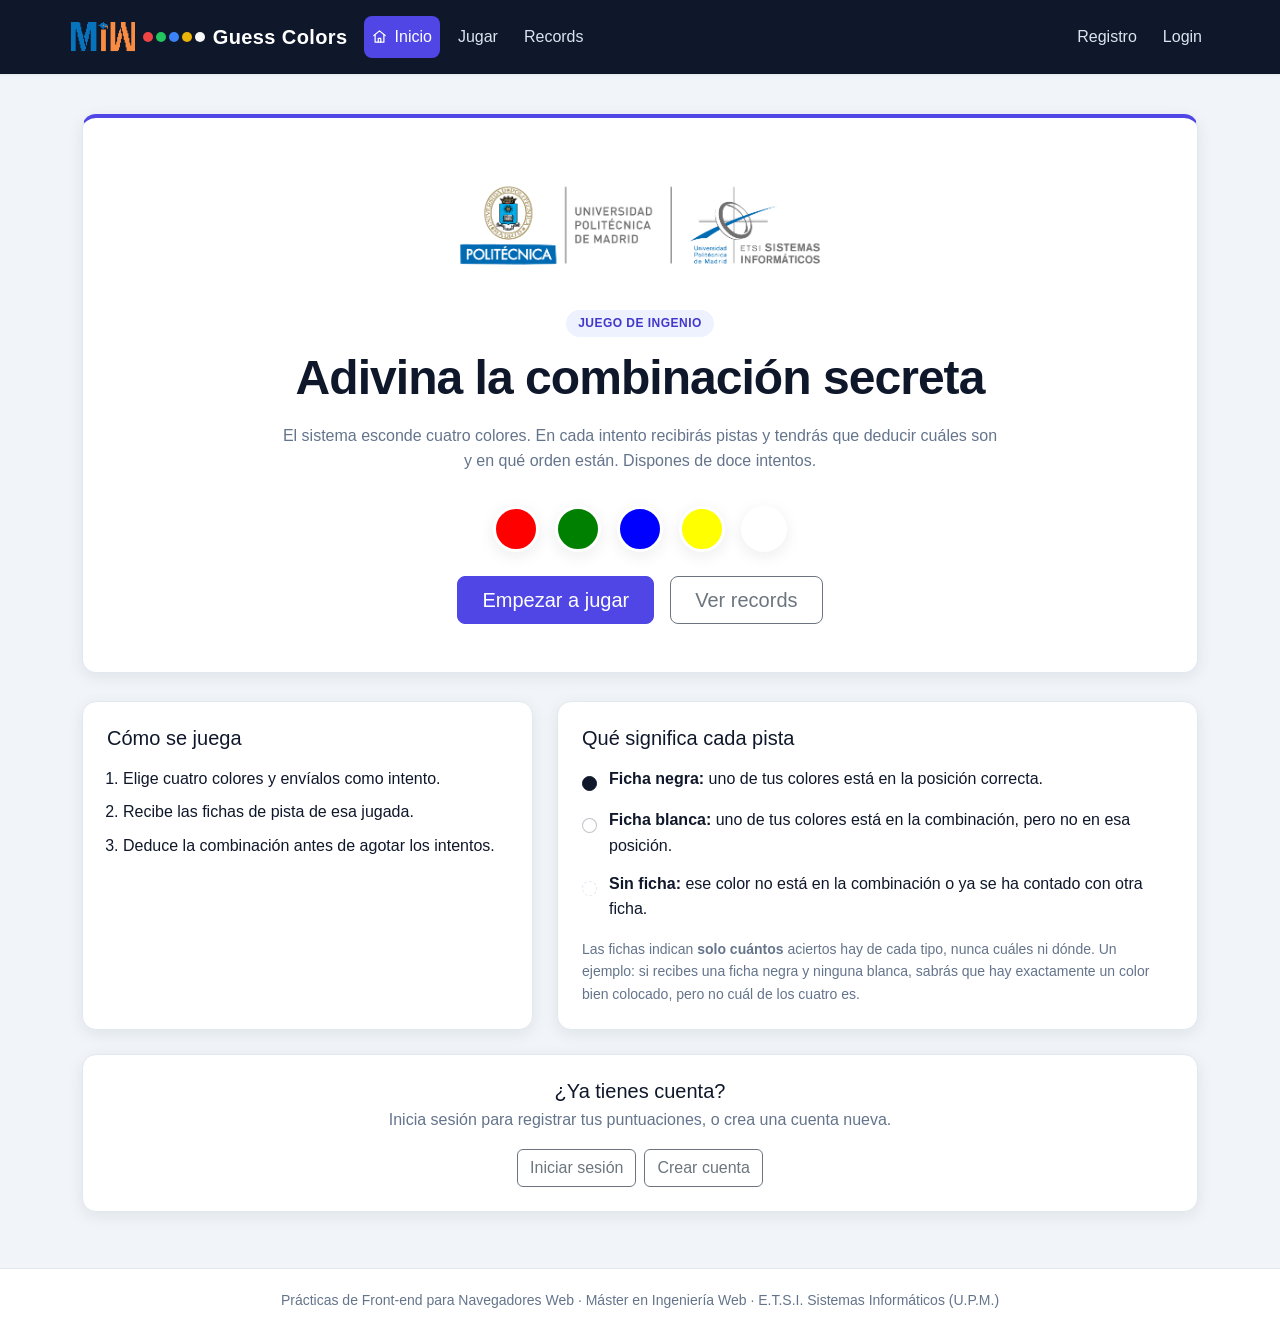
<file: index.html>
<!DOCTYPE html>
<html lang="es">

<head>
  <meta charset="UTF-8">
  <meta name="viewport" content="width=device-width, initial-scale=1.0">
  <meta name="description" content="Guess Colors: juego de adivinar la combinación secreta de colores.">
  <title>Inicio · Guess Colors</title>
  <link rel="stylesheet" href="lib/bootstrap/bootstrap.min.css">
  <link rel="stylesheet" href="css/styles.css">
</head>

<body>
  <header class="site-header">
    <nav class="navbar navbar-expand-md container py-3 site-nav">
      <a class="navbar-brand" href="index.html">
        <img class="brand-logo" src="img/miw.png" alt="MIW">
        <span class="brand-dots">
          <span style="background:#ef4444"></span>
          <span style="background:#22c55e"></span>
          <span style="background:#3b82f6"></span>
          <span style="background:#eab308"></span>
          <span style="background:#f8fafc"></span>
        </span>
        Guess Colors
      </a>

      <button class="navbar-toggler" type="button" data-bs-toggle="collapse" data-bs-target="#mainNav">
        <span class="navbar-toggler-icon"></span>
      </button>

      <div class="collapse navbar-collapse site-nav-groups" id="mainNav">
        <ul class="navbar-nav nav-group">
          <li class="nav-item"><a class="nav-link active" href="index.html"><svg class="nav-icon" viewBox="0 0 24 24" fill="none" stroke="currentColor" stroke-width="2" stroke-linecap="round" stroke-linejoin="round"><path d="M3 10.5 12 3l9 7.5"/><path d="M5 9.5V21h14V9.5"/><path d="M10 21v-6h4v6"/></svg>Inicio</a></li>
          <li class="nav-item"><a class="nav-link" href="play.html">Jugar</a></li>
          <li class="nav-item"><a class="nav-link" href="records.html">Records</a></li>
        </ul>
        <ul class="navbar-nav nav-group">
          <li class="nav-item"><a class="nav-link" href="register.html">Registro</a></li>
          <li class="nav-item"><a class="nav-link" href="login.html">Login</a></li>
        </ul>
      </div>
    </nav>
  </header>

  <main class="container">
    <section class="hero surface p-4 p-md-5 text-center">
      <img class="hero__logo" src="img/upm-etsisi.png" alt="Universidad Politécnica de Madrid · E.T.S.I. Sistemas Informáticos">
      <span class="hero__eyebrow">Juego de ingenio</span>
      <h1 class="hero__title">Adivina la combinación secreta</h1>
      <p class="hero__lead">
        El sistema esconde cuatro colores. En cada intento recibirás pistas y tendrás que
        deducir cuáles son y en qué orden están. Dispones de doce intentos.
      </p>

      <div class="hero__colors" id="heroColors"></div>

      <div class="d-flex flex-wrap justify-content-center gap-3 mt-4">
        <a class="btn btn-primary btn-lg px-4" href="play.html">Empezar a jugar</a>
        <a class="btn btn-outline-secondary btn-lg px-4" href="records.html">Ver records</a>
      </div>
    </section>

    <section class="row g-4 mt-1">
      <div class="col-md-5">
        <article class="surface h-100 p-4">
          <h2 class="h5 mb-3">Cómo se juega</h2>
          <ol class="steps mb-0">
            <li>Elige cuatro colores y envíalos como intento.</li>
            <li>Recibe las fichas de pista de esa jugada.</li>
            <li>Deduce la combinación antes de agotar los intentos.</li>
          </ol>
        </article>
      </div>

      <div class="col-md-7">
        <article class="surface h-100 p-4">
          <h2 class="h5 mb-3">Qué significa cada pista</h2>

          <div class="rule-row">
            <span class="rule-row__pegs"><span class="peg peg--black"></span></span>
            <span><strong>Ficha negra:</strong> uno de tus colores está en la posición correcta.</span>
          </div>

          <div class="rule-row">
            <span class="rule-row__pegs"><span class="peg peg--white"></span></span>
            <span><strong>Ficha blanca:</strong> uno de tus colores está en la combinación, pero no en esa posición.</span>
          </div>

          <div class="rule-row">
            <span class="rule-row__pegs"><span class="peg peg--empty"></span></span>
            <span><strong>Sin ficha:</strong> ese color no está en la combinación o ya se ha contado con otra ficha.</span>
          </div>

          <p class="page-subtitle small mt-3 mb-0">
            Las fichas indican <strong>solo cuántos</strong> aciertos hay de cada tipo, nunca cuáles ni dónde.
            Un ejemplo: si recibes una ficha negra y ninguna blanca, sabrás que hay exactamente un color
            bien colocado, pero no cuál de los cuatro es.
          </p>
        </article>
      </div>
    </section>

    <section class="surface p-4 mt-4 text-center">
      <h2 class="h5 mb-1">¿Ya tienes cuenta?</h2>
      <p class="page-subtitle mb-3">
        Inicia sesión para registrar tus puntuaciones, o crea una cuenta nueva.
      </p>
      <div class="d-flex flex-wrap justify-content-center gap-2">
        <a class="btn btn-outline-secondary" href="login.html">Iniciar sesión</a>
        <a class="btn btn-outline-secondary" href="register.html">Crear cuenta</a>
      </div>
    </section>
  </main>

  <footer class="site-footer">
    Prácticas de Front-end para Navegadores Web · Máster en Ingeniería Web · E.T.S.I. Sistemas Informáticos (U.P.M.)
  </footer>

  <script src="lib/bootstrap/bootstrap.bundle.min.js"></script>
  <script src="js/models/Game.js"></script>
  <script src="js/api/ApiClient.js"></script>
  <script src="js/pages/home.js"></script>
</body>

</html>
</file>
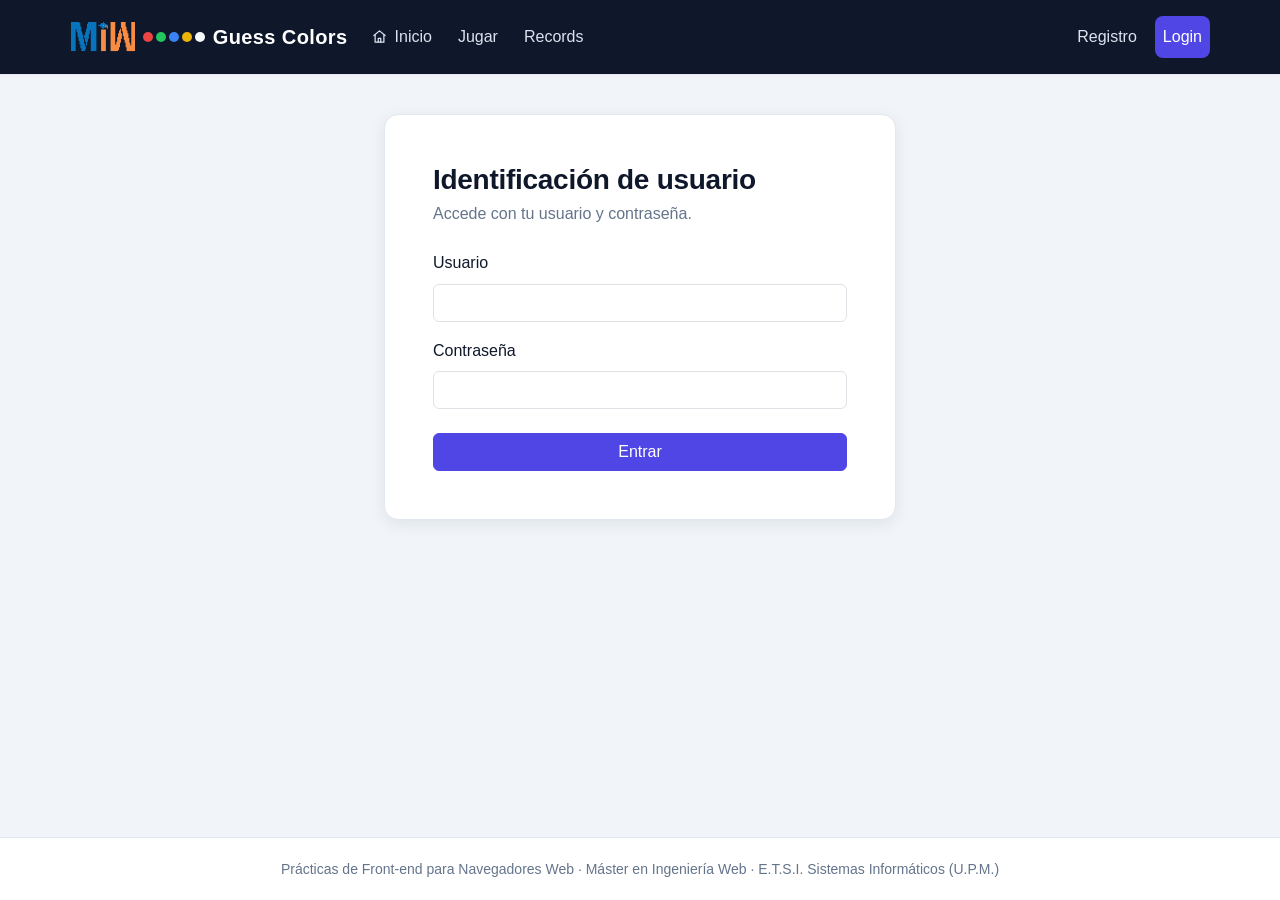
<file: login.html>
<!DOCTYPE html>
<html lang="es">

<head>
  <meta charset="UTF-8">
  <meta name="viewport" content="width=device-width, initial-scale=1.0">
  <meta name="description" content="Inicia sesión en Guess Colors para registrar tus puntuaciones.">
  <title>Login · Guess Colors</title>
  <link rel="stylesheet" href="lib/bootstrap/bootstrap.min.css">
  <link rel="stylesheet" href="css/styles.css">
</head>

<body>
  <header class="site-header">
    <nav class="navbar navbar-expand-md container py-3 site-nav">
      <a class="navbar-brand" href="index.html">
        <img class="brand-logo" src="img/miw.png" alt="MIW">
        <span class="brand-dots">
          <span style="background:#ef4444"></span>
          <span style="background:#22c55e"></span>
          <span style="background:#3b82f6"></span>
          <span style="background:#eab308"></span>
          <span style="background:#f8fafc"></span>
        </span>
        Guess Colors
      </a>

      <button class="navbar-toggler" type="button" data-bs-toggle="collapse" data-bs-target="#mainNav">
        <span class="navbar-toggler-icon"></span>
      </button>

      <div class="collapse navbar-collapse site-nav-groups" id="mainNav">
        <ul class="navbar-nav nav-group">
          <li class="nav-item"><a class="nav-link" href="index.html"><svg class="nav-icon" viewBox="0 0 24 24" fill="none" stroke="currentColor" stroke-width="2" stroke-linecap="round" stroke-linejoin="round"><path d="M3 10.5 12 3l9 7.5"/><path d="M5 9.5V21h14V9.5"/><path d="M10 21v-6h4v6"/></svg>Inicio</a></li>
          <li class="nav-item"><a class="nav-link" href="play.html">Jugar</a></li>
          <li class="nav-item"><a class="nav-link" href="records.html">Records</a></li>
        </ul>
        <ul class="navbar-nav nav-group">
          <li class="nav-item"><a class="nav-link" href="register.html">Registro</a></li>
          <li class="nav-item"><a class="nav-link active" href="login.html">Login</a></li>
        </ul>
      </div>
    </nav>
  </header>

  <main class="container">
    <section class="surface p-4 p-md-5 form-narrow">
      <h1 class="page-title h3 mb-1">Identificación de usuario</h1>
      <p class="page-subtitle mb-4">
        Accede con tu usuario y contraseña.
      </p>

      <form id="loginForm" novalidate>
        <div class="mb-3">
          <label class="form-label" for="username">Usuario</label>
          <input class="form-control" type="text" id="username" name="username" required>
        </div>

        <div class="mb-4">
          <label class="form-label" for="password">Contraseña</label>
          <input class="form-control" type="password" id="password" name="password" required>
        </div>

        <button class="btn btn-primary w-100" type="submit">Entrar</button>
      </form>
    </section>
  </main>

  <footer class="site-footer">
    Prácticas de Front-end para Navegadores Web · Máster en Ingeniería Web · E.T.S.I. Sistemas Informáticos (U.P.M.)
  </footer>

  <script src="lib/bootstrap/bootstrap.bundle.min.js"></script>
  <script src="js/services/AuthStorage.js"></script>
  <script src="js/api/ApiClient.js"></script>
  <script src="js/views/LoginView.js"></script>
  <script src="js/pages/login.js"></script>
</body>

</html>
</file>
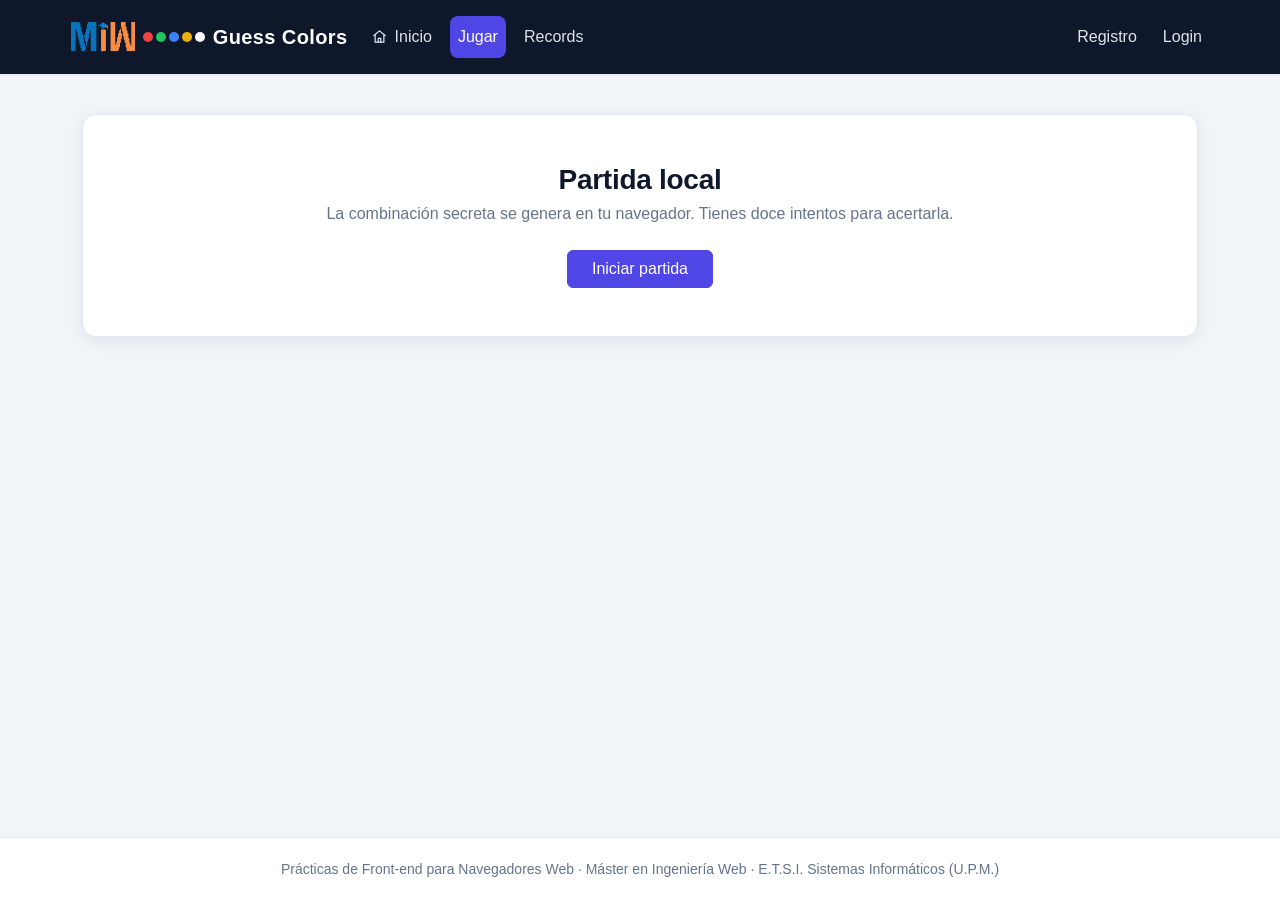
<file: play.html>
<!DOCTYPE html>
<html lang="es">

<head>
  <meta charset="UTF-8">
  <meta name="viewport" content="width=device-width, initial-scale=1.0">
  <meta name="description" content="Juega a adivinar la combinación secreta de colores.">
  <title>Jugar · Guess Colors</title>
  <link rel="stylesheet" href="lib/bootstrap/bootstrap.min.css">
  <link rel="stylesheet" href="css/styles.css">
</head>

<body>
  <header class="site-header">
    <nav class="navbar navbar-expand-md container py-3 site-nav">
      <a class="navbar-brand" href="index.html">
        <img class="brand-logo" src="img/miw.png" alt="MIW">
        <span class="brand-dots">
          <span style="background:#ef4444"></span>
          <span style="background:#22c55e"></span>
          <span style="background:#3b82f6"></span>
          <span style="background:#eab308"></span>
          <span style="background:#f8fafc"></span>
        </span>
        Guess Colors
      </a>

      <button class="navbar-toggler" type="button" data-bs-toggle="collapse" data-bs-target="#mainNav">
        <span class="navbar-toggler-icon"></span>
      </button>

      <div class="collapse navbar-collapse site-nav-groups" id="mainNav">
        <ul class="navbar-nav nav-group">
          <li class="nav-item"><a class="nav-link" href="index.html"><svg class="nav-icon" viewBox="0 0 24 24" fill="none" stroke="currentColor" stroke-width="2" stroke-linecap="round" stroke-linejoin="round"><path d="M3 10.5 12 3l9 7.5"/><path d="M5 9.5V21h14V9.5"/><path d="M10 21v-6h4v6"/></svg>Inicio</a></li>
          <li class="nav-item"><a class="nav-link active" href="play.html">Jugar</a></li>
          <li class="nav-item"><a class="nav-link" href="records.html">Records</a></li>
        </ul>
        <ul class="navbar-nav nav-group">
          <li class="nav-item"><a class="nav-link" href="register.html">Registro</a></li>
          <li class="nav-item"><a class="nav-link" href="login.html">Login</a></li>
        </ul>
      </div>
    </nav>
  </header>

  <main class="container">
    <section class="surface p-4 p-md-5 text-center" id="introPanel">
      <h1 class="page-title h3 mb-1">Partida local</h1>
      <p class="page-subtitle mb-4">
        La combinación secreta se genera en tu navegador. Tienes doce intentos para acertarla.
      </p>
      <button class="btn btn-primary px-4" type="button" id="startBtn">Iniciar partida</button>
    </section>

    <section class="d-none" id="gamePanel">
      <p class="alert d-block" id="message"></p>

      <div class="surface p-4 p-md-5 mb-4">
        <div class="row g-4">
          <div class="col-md-6">
            <h2 class="h6 text-uppercase text-muted mb-3">Intento actual</h2>
            <div class="d-flex gap-2 mb-3" id="currentGuess"></div>
            <div class="d-flex gap-2">
              <button class="btn btn-primary" type="button" id="sendBtn">Enviar intento</button>
              <button class="btn btn-outline-secondary" type="button" id="undoBtn">Borrar último</button>
            </div>
          </div>

          <div class="col-md-6">
            <h2 class="h6 text-uppercase text-muted mb-3">Colores disponibles</h2>
            <div class="d-flex flex-wrap gap-2" id="palette"></div>
            <p class="page-subtitle small mt-3 mb-0">
              Intentos restantes: <strong id="attemptsLeft">12</strong>
            </p>
          </div>
        </div>
      </div>

      <div class="surface p-4 p-md-5">
        <div class="d-flex flex-wrap justify-content-between align-items-center mb-3 gap-2">
          <h2 class="h6 text-uppercase text-muted mb-0">Intentos</h2>
          <div class="d-flex flex-wrap align-items-center gap-3">
            <span class="peg-legend"><span class="peg peg--black"></span> Color y posición correctos</span>
            <span class="peg-legend"><span class="peg peg--white"></span> Color correcto, otra posición</span>
          </div>
        </div>
        <div id="historyContainer"></div>
      </div>
    </section>
  </main>

  <footer class="site-footer">
    Prácticas de Front-end para Navegadores Web · Máster en Ingeniería Web · E.T.S.I. Sistemas Informáticos (U.P.M.)
  </footer>

  <script src="lib/bootstrap/bootstrap.bundle.min.js"></script>
  <script src="js/models/Game.js"></script>
  <script src="js/views/GameView.js"></script>
  <script src="js/pages/play.js"></script>
</body>

</html>
</file>
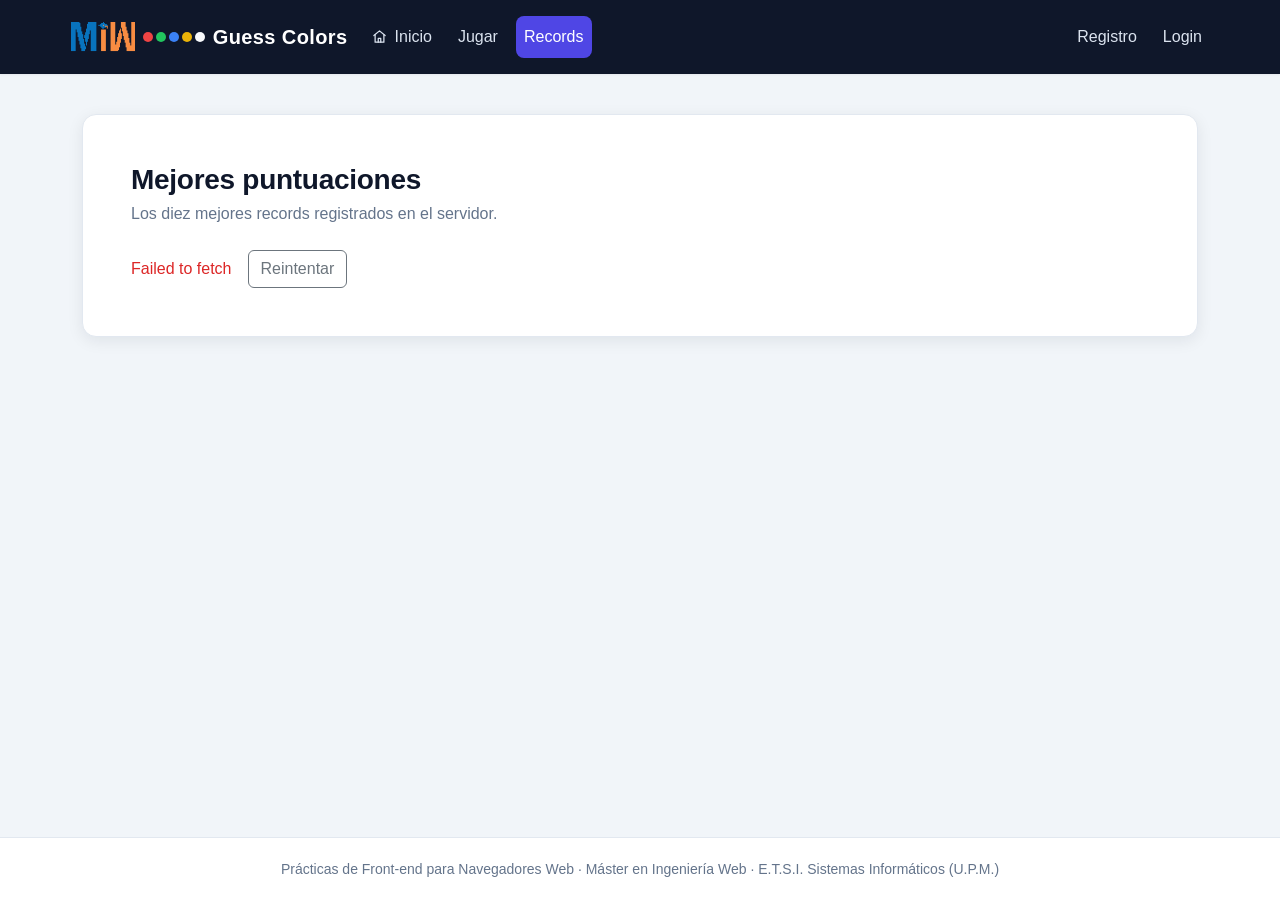
<file: records.html>
<!DOCTYPE html>
<html lang="es">

<head>
  <meta charset="UTF-8">
  <meta name="viewport" content="width=device-width, initial-scale=1.0">
  <meta name="description" content="Las diez mejores puntuaciones del juego Guess Colors.">
  <title>Records · Guess Colors</title>
  <link rel="stylesheet" href="lib/bootstrap/bootstrap.min.css">
  <link rel="stylesheet" href="css/styles.css">
</head>

<body>
  <header class="site-header">
    <nav class="navbar navbar-expand-md container py-3 site-nav">
      <a class="navbar-brand" href="index.html">
        <img class="brand-logo" src="img/miw.png" alt="MIW">
        <span class="brand-dots">
          <span style="background:#ef4444"></span>
          <span style="background:#22c55e"></span>
          <span style="background:#3b82f6"></span>
          <span style="background:#eab308"></span>
          <span style="background:#f8fafc"></span>
        </span>
        Guess Colors
      </a>

      <button class="navbar-toggler" type="button" data-bs-toggle="collapse" data-bs-target="#mainNav">
        <span class="navbar-toggler-icon"></span>
      </button>

      <div class="collapse navbar-collapse site-nav-groups" id="mainNav">
        <ul class="navbar-nav nav-group">
          <li class="nav-item"><a class="nav-link" href="index.html"><svg class="nav-icon" viewBox="0 0 24 24" fill="none" stroke="currentColor" stroke-width="2" stroke-linecap="round" stroke-linejoin="round"><path d="M3 10.5 12 3l9 7.5"/><path d="M5 9.5V21h14V9.5"/><path d="M10 21v-6h4v6"/></svg>Inicio</a></li>
          <li class="nav-item"><a class="nav-link" href="play.html">Jugar</a></li>
          <li class="nav-item"><a class="nav-link active" href="records.html">Records</a></li>
        </ul>
        <ul class="navbar-nav nav-group">
          <li class="nav-item"><a class="nav-link" href="register.html">Registro</a></li>
          <li class="nav-item"><a class="nav-link" href="login.html">Login</a></li>
        </ul>
      </div>
    </nav>
  </header>

  <main class="container">
    <section class="surface p-4 p-md-5">
      <div class="mb-4">
        <h1 class="page-title h3 mb-1">Mejores puntuaciones</h1>
        <p class="page-subtitle mb-0">
          Los diez mejores records registrados en el servidor.
        </p>
      </div>

      <div class="d-flex flex-wrap align-items-center gap-3">
        <p class="records-status mb-0" id="scoresStatus">Cargando records...</p>
        <button class="btn btn-outline-secondary d-none" type="button" id="retryScoresBtn">Reintentar</button>
      </div>

      <div class="table-responsive d-none mt-3" id="scoresWrapper">
        <table class="table records-table">
          <thead>
            <tr>
              <th scope="col">#</th>
              <th scope="col">Usuario</th>
              <th scope="col">Puntuación</th>
              <th scope="col">Intentos</th>
              <th scope="col">Tiempo</th>
              <th scope="col">Fecha</th>
            </tr>
          </thead>
          <tbody id="scoresBody"></tbody>
        </table>
      </div>
    </section>
  </main>

  <footer class="site-footer">
    Prácticas de Front-end para Navegadores Web · Máster en Ingeniería Web · E.T.S.I. Sistemas Informáticos (U.P.M.)
  </footer>

  <script src="lib/jquery/jquery.min.js"></script>
  <script src="lib/bootstrap/bootstrap.bundle.min.js"></script>
  <script src="js/api/ApiClient.js"></script>
  <script src="js/views/RecordsView.js"></script>
  <script src="js/pages/records.js"></script>
</body>

</html>
</file>
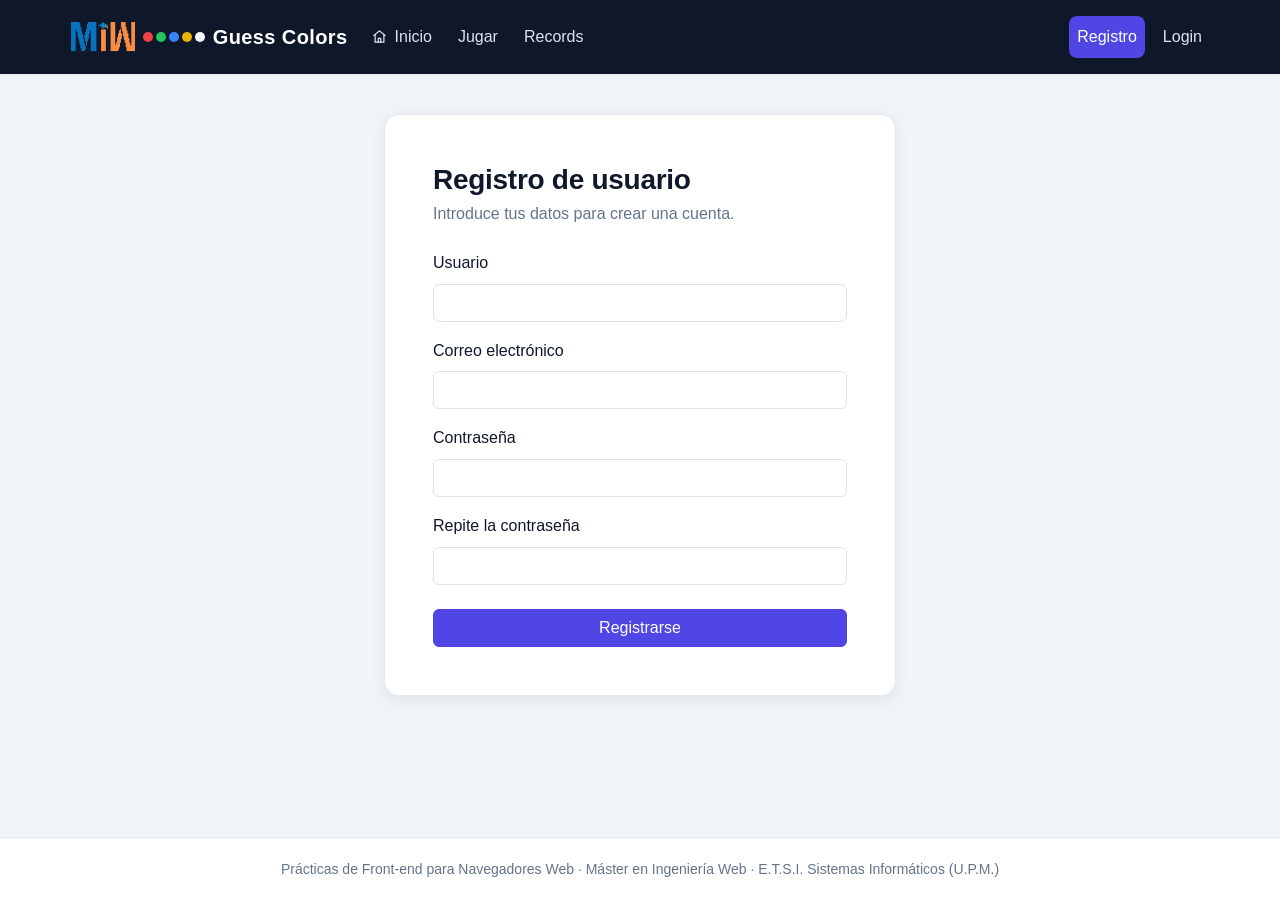
<file: register.html>
<!DOCTYPE html>
<html lang="es">

<head>
  <meta charset="UTF-8">
  <meta name="viewport" content="width=device-width, initial-scale=1.0">
  <meta name="description" content="Crea una cuenta para registrar tus puntuaciones en Guess Colors.">
  <title>Registro · Guess Colors</title>
  <link rel="stylesheet" href="lib/bootstrap/bootstrap.min.css">
  <link rel="stylesheet" href="css/styles.css">
</head>

<body>
  <header class="site-header">
    <nav class="navbar navbar-expand-md container py-3 site-nav">
      <a class="navbar-brand" href="index.html">
        <img class="brand-logo" src="img/miw.png" alt="MIW">
        <span class="brand-dots">
          <span style="background:#ef4444"></span>
          <span style="background:#22c55e"></span>
          <span style="background:#3b82f6"></span>
          <span style="background:#eab308"></span>
          <span style="background:#f8fafc"></span>
        </span>
        Guess Colors
      </a>

      <button class="navbar-toggler" type="button" data-bs-toggle="collapse" data-bs-target="#mainNav">
        <span class="navbar-toggler-icon"></span>
      </button>

      <div class="collapse navbar-collapse site-nav-groups" id="mainNav">
        <ul class="navbar-nav nav-group">
          <li class="nav-item"><a class="nav-link" href="index.html"><svg class="nav-icon" viewBox="0 0 24 24" fill="none" stroke="currentColor" stroke-width="2" stroke-linecap="round" stroke-linejoin="round"><path d="M3 10.5 12 3l9 7.5"/><path d="M5 9.5V21h14V9.5"/><path d="M10 21v-6h4v6"/></svg>Inicio</a></li>
          <li class="nav-item"><a class="nav-link" href="play.html">Jugar</a></li>
          <li class="nav-item"><a class="nav-link" href="records.html">Records</a></li>
        </ul>
        <ul class="navbar-nav nav-group">
          <li class="nav-item"><a class="nav-link active" href="register.html">Registro</a></li>
          <li class="nav-item"><a class="nav-link" href="login.html">Login</a></li>
        </ul>
      </div>
    </nav>
  </header>

  <main class="container">
    <section class="surface p-4 p-md-5 form-narrow">
      <h1 class="page-title h3 mb-1">Registro de usuario</h1>
      <p class="page-subtitle mb-4">
        Introduce tus datos para crear una cuenta.
      </p>

      <form id="registerForm" novalidate>
        <div class="mb-3">
          <label class="form-label" for="username">Usuario</label>
          <input class="form-control" type="text" id="username" name="username" maxlength="8" required>
          <div class="invalid-feedback" id="usernameError"></div>
        </div>

        <div class="mb-3">
          <label class="form-label" for="email">Correo electrónico</label>
          <input class="form-control" type="email" id="email" name="email" required>
          <div class="invalid-feedback" id="emailError"></div>
        </div>

        <div class="mb-3">
          <label class="form-label" for="password">Contraseña</label>
          <input class="form-control" type="password" id="password" name="password" required>
          <div class="invalid-feedback" id="passwordError"></div>
        </div>

        <div class="mb-4">
          <label class="form-label" for="repeatPassword">Repite la contraseña</label>
          <input class="form-control" type="password" id="repeatPassword" name="repeatPassword" required>
          <div class="invalid-feedback" id="repeatPasswordError"></div>
        </div>

        <button class="btn btn-primary w-100" type="submit">Registrarse</button>
      </form>
    </section>
  </main>

  <footer class="site-footer">
    Prácticas de Front-end para Navegadores Web · Máster en Ingeniería Web · E.T.S.I. Sistemas Informáticos (U.P.M.)
  </footer>

  <script src="lib/bootstrap/bootstrap.bundle.min.js"></script>
  <script src="js/views/RegisterView.js"></script>
  <script src="js/pages/register.js"></script>
</body>

</html>
</file>
<file: css/styles.css>
:root {
  --color-bg: #f1f5f9;
  --color-surface: #ffffff;
  --color-primary: #4f46e5;
  --color-primary-dark: #4338ca;
  --color-primary-soft: #eef2ff;
  --color-text: #0f172a;
  --color-muted: #64748b;
  --color-border: #e2e8f0;
  --color-success: #16a34a;
  --color-danger: #dc2626;
  --shadow-sm: 0 1px 2px rgba(15, 23, 42, 0.06);
  --shadow-md: 0 4px 16px rgba(15, 23, 42, 0.08);
  --radius-sm: 8px;
  --radius-md: 14px;
}

* {
  box-sizing: border-box;
}

html,
body {
  min-height: 100%;
}

body {
  margin: 0;
  display: flex;
  flex-direction: column;
  min-height: 100vh;
  background: var(--color-bg);
  color: var(--color-text);
  font-family: "Segoe UI", Roboto, "Helvetica Neue", Arial, sans-serif;
  line-height: 1.6;
}

.site-header {
  background: var(--color-text);
  box-shadow: var(--shadow-sm);
  position: sticky;
  top: 0;
  z-index: 20;
}

.site-header .navbar-brand {
  display: flex;
  align-items: center;
  gap: 0.5rem;
  font-weight: 700;
  letter-spacing: 0.02em;
  color: #ffffff;
}

.site-header .navbar-brand:hover {
  color: #ffffff;
}

.brand-logo {
  height: 30px;
  width: auto;
  display: block;
}

.nav-icon {
  width: 15px;
  height: 15px;
  margin-right: 0.5rem;
  vertical-align: -2px;
}

.site-nav-groups {
  justify-content: space-between;
}

.nav-group {
  flex-direction: row;
  gap: 10px;
}

@media (max-width: 768px) {
  .site-nav-groups {
    flex-direction: column;
    justify-content: flex-start;
  }

  .nav-group {
    flex-direction: column;
    gap: 6px;
    margin-top: 0.75rem;
  }
}

.hero__logo {
  display: block;
  width: 100%;
  max-width: 400px;
  height: auto;
  margin: 0 auto 1.5rem;
}

.brand-dots {
  display: inline-flex;
  gap: 3px;
}

.brand-dots span {
  width: 10px;
  height: 10px;
  border-radius: 50%;
  display: inline-block;
}

.site-nav .nav-link {
  color: #dbe3ef;
  font-weight: 500;
  border-radius: var(--radius-sm);
  padding: 0.5rem 1rem;
  transition:
    color 0.15s ease,
    background-color 0.15s ease;
}

.site-nav .nav-link:hover {
  color: #ffffff;
  background: #334155;
}

.site-nav .nav-link.active {
  color: #ffffff;
  background: var(--color-primary);
}

main {
  flex: 1 0 auto;
  padding: 2.5rem 1rem 3.5rem;
}

.page-title {
  font-weight: 700;
  letter-spacing: -0.01em;
}

.page-subtitle {
  color: var(--color-muted);
}

.surface {
  background: var(--color-surface);
  border: 1px solid var(--color-border);
  border-radius: var(--radius-md);
  box-shadow: var(--shadow-md);
}

.surface + .surface {
  margin-top: 1.5rem;
}

.form-narrow {
  max-width: 512px;
  margin-left: auto;
  margin-right: auto;
}

.site-footer {
  flex-shrink: 0;
  background: var(--color-surface);
  border-top: 1px solid var(--color-border);
  color: var(--color-muted);
  font-size: 0.875rem;
  padding: 1.25rem 1rem;
  text-align: center;
}

.btn-primary {
  background: var(--color-primary);
  border-color: var(--color-primary);
}

.btn-primary:hover,
.btn-primary:focus {
  background: var(--color-primary-dark);
  border-color: var(--color-primary-dark);
}

@media (max-width: 576px) {
  main {
    padding-top: 1.75rem;
  }
}

.color-swatch {
  width: 54px;
  height: 54px;
  border-radius: 50%;
  border: 2px solid var(--color-border);
  cursor: pointer;
  padding: 0;
  transition:
    transform 0.15s ease,
    box-shadow 0.15s ease;
}

.color-swatch:hover:not(:disabled) {
  transform: translateY(-2px);
  box-shadow: var(--shadow-md);
}

.color-swatch:disabled {
  cursor: not-allowed;
  opacity: 0.4;
}

.guess-slot {
  width: 54px;
  height: 54px;
  border-radius: 50%;
  border: 2px dashed var(--color-border);
  background: #f8fafc;
}

.guess-slot--filled {
  border-style: solid;
}

.attempt-row {
  display: flex;
  align-items: center;
  gap: 1rem;
  padding: 0.75rem 1rem;
  border-radius: var(--radius-sm);
  border: 1px solid var(--color-border);
  background: var(--color-surface);
}

.attempt-row + .attempt-row {
  margin-top: 0.5rem;
}

.attempt-number {
  font-weight: 700;
  color: var(--color-muted);
  min-width: 2.25rem;
}

.attempt-colors {
  display: flex;
  gap: 0.5rem;
}

.attempt-color {
  width: 26px;
  height: 26px;
  border-radius: 50%;
  border: 1px solid rgba(15, 23, 42, 0.15);
}

.attempt-pegs {
  display: flex;
  gap: 0.25rem;
  margin-left: auto;
}

.peg {
  display: inline-block;
  width: 15px;
  height: 15px;
  border-radius: 50%;
  border: 1px solid rgba(15, 23, 42, 0.25);
  vertical-align: middle;
}

.peg--black {
  background: #0f172a;
  border-color: #0f172a;
}

.peg--white {
  background: #ffffff;
}

.peg--empty {
  background: transparent;
  border-style: dashed;
  border-color: var(--color-border);
}

.alert:empty {
  display: none;
}

.peg-legend {
  display: inline-flex;
  align-items: center;
  gap: 0.5rem;
  font-size: 0.875rem;
  color: var(--color-muted);
}

.end-banner {
  margin-top: 1rem;
  padding: 1rem 1.25rem;
  border-radius: var(--radius-md);
  border-left: 5px solid;
  animation: end-banner-pop 0.3s ease-out;
}

.end-banner--win {
  background: #ecfdf5;
  border-left-color: var(--color-success);
  color: #065f46;
}

.end-banner--lose {
  background: #fef2f2;
  border-left-color: var(--color-danger);
  color: #7f1d1d;
}

.end-banner__title {
  font-size: 1.25rem;
  font-weight: 700;
}

.end-banner__detail {
  font-size: 0.875rem;
}

@keyframes end-banner-pop {
  from {
    opacity: 0;
    transform: translateY(8px);
  }
  to {
    opacity: 1;
    transform: translateY(0);
  }
}

@media (prefers-reduced-motion: reduce) {
  .end-banner {
    animation: none;
  }
}

.records-table {
  margin-bottom: 0;
}

.records-table thead th {
  border-bottom: 2px solid var(--color-border);
  color: var(--color-muted);
  font-size: 0.75rem;
  letter-spacing: 0.04em;
  text-transform: uppercase;
  font-weight: 600;
  text-align: center;
}

.records-table tbody tr:nth-child(odd) {
  background: #f8fafc;
}

.records-table tbody td {
  vertical-align: middle;
  text-align: center;
}

.rank-badge {
  display: inline-flex;
  align-items: center;
  justify-content: center;
  width: 28px;
  height: 28px;
  border-radius: 50%;
  background: var(--color-primary-soft);
  color: var(--color-primary-dark);
  font-weight: 700;
  font-size: 0.875rem;
}

.rank-badge--1 {
  background: #fef3c7;
  color: #92400e;
}

.rank-badge--2 {
  background: #e2e8f0;
  color: #334155;
}

.rank-badge--3 {
  background: #ffedd5;
  color: #9a3412;
}

.rank-badge--top {
  box-shadow: 0 0 0 2px rgba(15, 23, 42, 0.06);
}

.record-score {
  font-weight: 700;
}

.records-status {
  color: var(--color-muted);
}

.records-status--error {
  color: var(--color-danger);
}

.hero {
  border-top: 4px solid var(--color-primary);
}

.hero__eyebrow {
  display: inline-block;
  margin-bottom: 0.75rem;
  padding: 0.25rem 0.75rem;
  border-radius: 999px;
  background: var(--color-primary-soft);
  color: var(--color-primary-dark);
  font-size: 0.75rem;
  font-weight: 600;
  letter-spacing: 0.04em;
  text-transform: uppercase;
}

.hero__title {
  font-size: clamp(2rem, 4vw, 3rem);
  font-weight: 800;
  letter-spacing: -0.02em;
  margin-bottom: 1rem;
}

.hero__lead {
  max-width: 720px;
  margin: 0 auto;
  color: var(--color-muted);
  font-size: 1rem;
}

.hero__colors {
  display: flex;
  flex-wrap: wrap;
  justify-content: center;
  gap: 1rem;
  margin-top: 2rem;
}

.hero__color {
  width: 46px;
  height: 46px;
  border-radius: 50%;
  border: 3px solid var(--color-surface);
  box-shadow: var(--shadow-md);
}

.steps {
  padding-left: 1rem;
}

.steps li + li {
  margin-top: 0.5rem;
}

.rule-row {
  display: flex;
  align-items: flex-start;
  gap: 0.75rem;
}

.rule-row + .rule-row {
  margin-top: 0.75rem;
}

.rule-row__pegs {
  flex-shrink: 0;
  padding-top: 0.25rem;
}

.secret-reveal {
  display: flex;
  align-items: center;
  gap: 0.5rem;
  margin-top: 0.75rem;
  font-weight: 600;
}

.secret-reveal .attempt-color {
  width: 32px;
  height: 32px;
}
</file>
